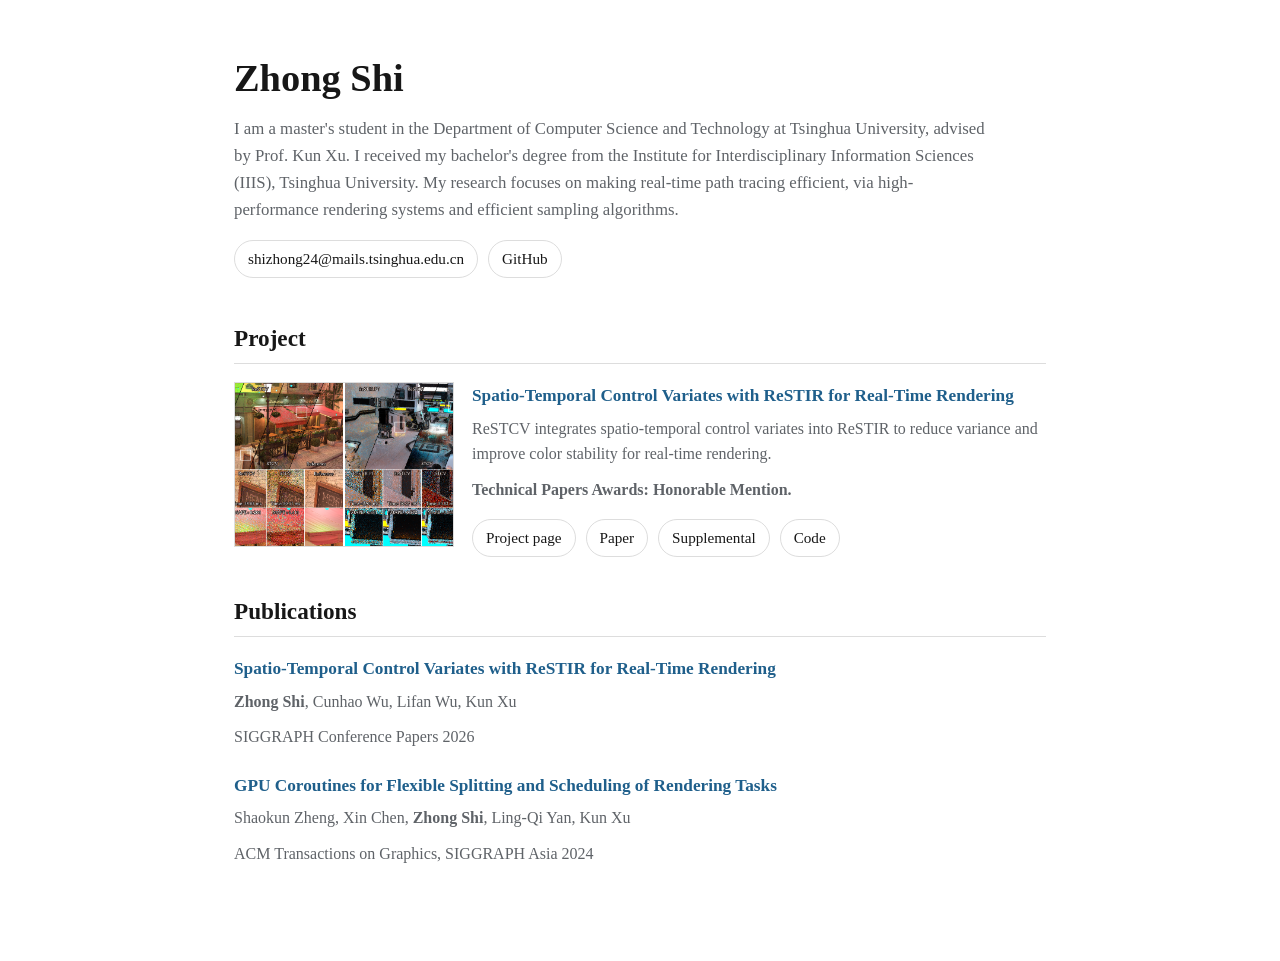
<file: index.html>
<!DOCTYPE html>
<html lang="en">
<head>
  <meta charset="utf-8">
  <meta name="viewport" content="width=device-width, initial-scale=1">
  <meta name="description" content="Personal homepage for Zhong Shi, a computer graphics researcher working on real-time rendering and GPU rendering systems.">
  <title>Zhong Shi</title>
  <link rel="stylesheet" href="styles.css">
</head>
<body>
  <main class="page">
    <header class="intro">
      <h1>Zhong Shi</h1>
      <p>
        I am a master's student in the Department of Computer Science and Technology at
        Tsinghua University, advised by Prof. Kun Xu. I received my bachelor's degree from
        the Institute for Interdisciplinary Information Sciences (IIIS), Tsinghua University.
        My research focuses on making real-time path tracing efficient, via high-performance
        rendering systems and efficient sampling algorithms.
      </p>
      <div class="buttons">
        <a href="mailto:shizhong24@mails.tsinghua.edu.cn">shizhong24@mails.tsinghua.edu.cn</a>
        <a href="https://github.com/Hercier">GitHub</a>
      </div>
    </header>

    <section class="section">
      <h2>Project</h2>
      <article class="project">
        <a class="teaser" href="restcv.html">
          <img src="restcv/assets/images/teaser.png" alt="ReSTCV teaser showing cleaner real-time rendering results.">
        </a>
        <div>
          <h3><a href="restcv.html">Spatio-Temporal Control Variates with ReSTIR for Real-Time Rendering</a></h3>
          <p>
            ReSTCV integrates spatio-temporal control variates into ReSTIR to reduce variance
            and improve color stability for real-time rendering.
          </p>
          <p><strong>Technical Papers Awards: Honorable Mention.</strong></p>
          <div class="links">
            <a href="restcv.html">Project page</a>
            <a href="restcv/assets/pdfs/paper.pdf">Paper</a>
            <a href="restcv/assets/pdfs/supplemental.pdf">Supplemental</a>
            <a href="https://github.com/Hercier/ReSTCV">Code</a>
          </div>
        </div>
      </article>
    </section>

    <section class="section">
      <h2>Publications</h2>
      <article class="publication">
        <h3><a href="restcv.html">Spatio-Temporal Control Variates with ReSTIR for Real-Time Rendering</a></h3>
        <p><strong>Zhong Shi</strong>, Cunhao Wu, Lifan Wu, Kun Xu</p>
        <p>SIGGRAPH Conference Papers 2026</p>
      </article>

      <article class="publication">
        <h3><a href="https://dl.acm.org/doi/10.1145/3687766">GPU Coroutines for Flexible Splitting and Scheduling of Rendering Tasks</a></h3>
        <p>Shaokun Zheng, Xin Chen, <strong>Zhong Shi</strong>, Ling-Qi Yan, Kun Xu</p>
        <p>ACM Transactions on Graphics, SIGGRAPH Asia 2024</p>
      </article>
    </section>
  </main>
</body>
</html>
</file>
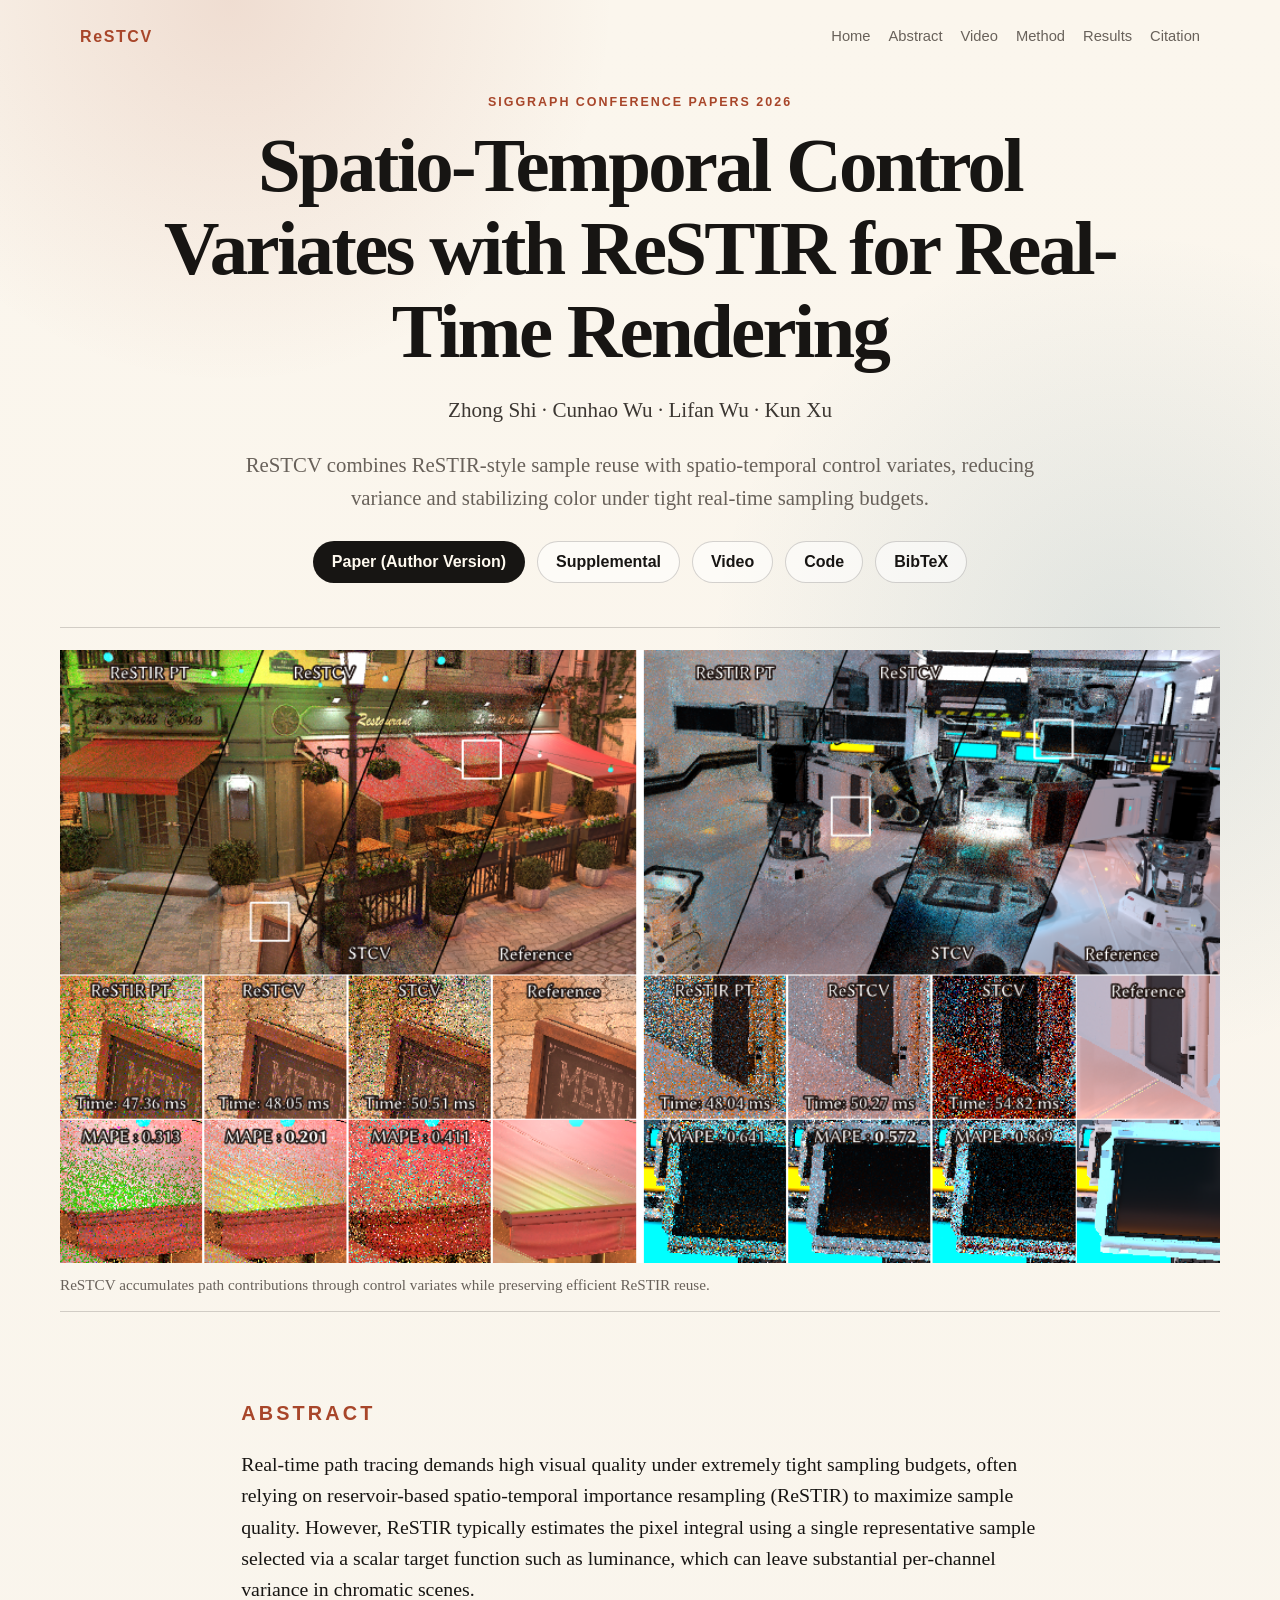
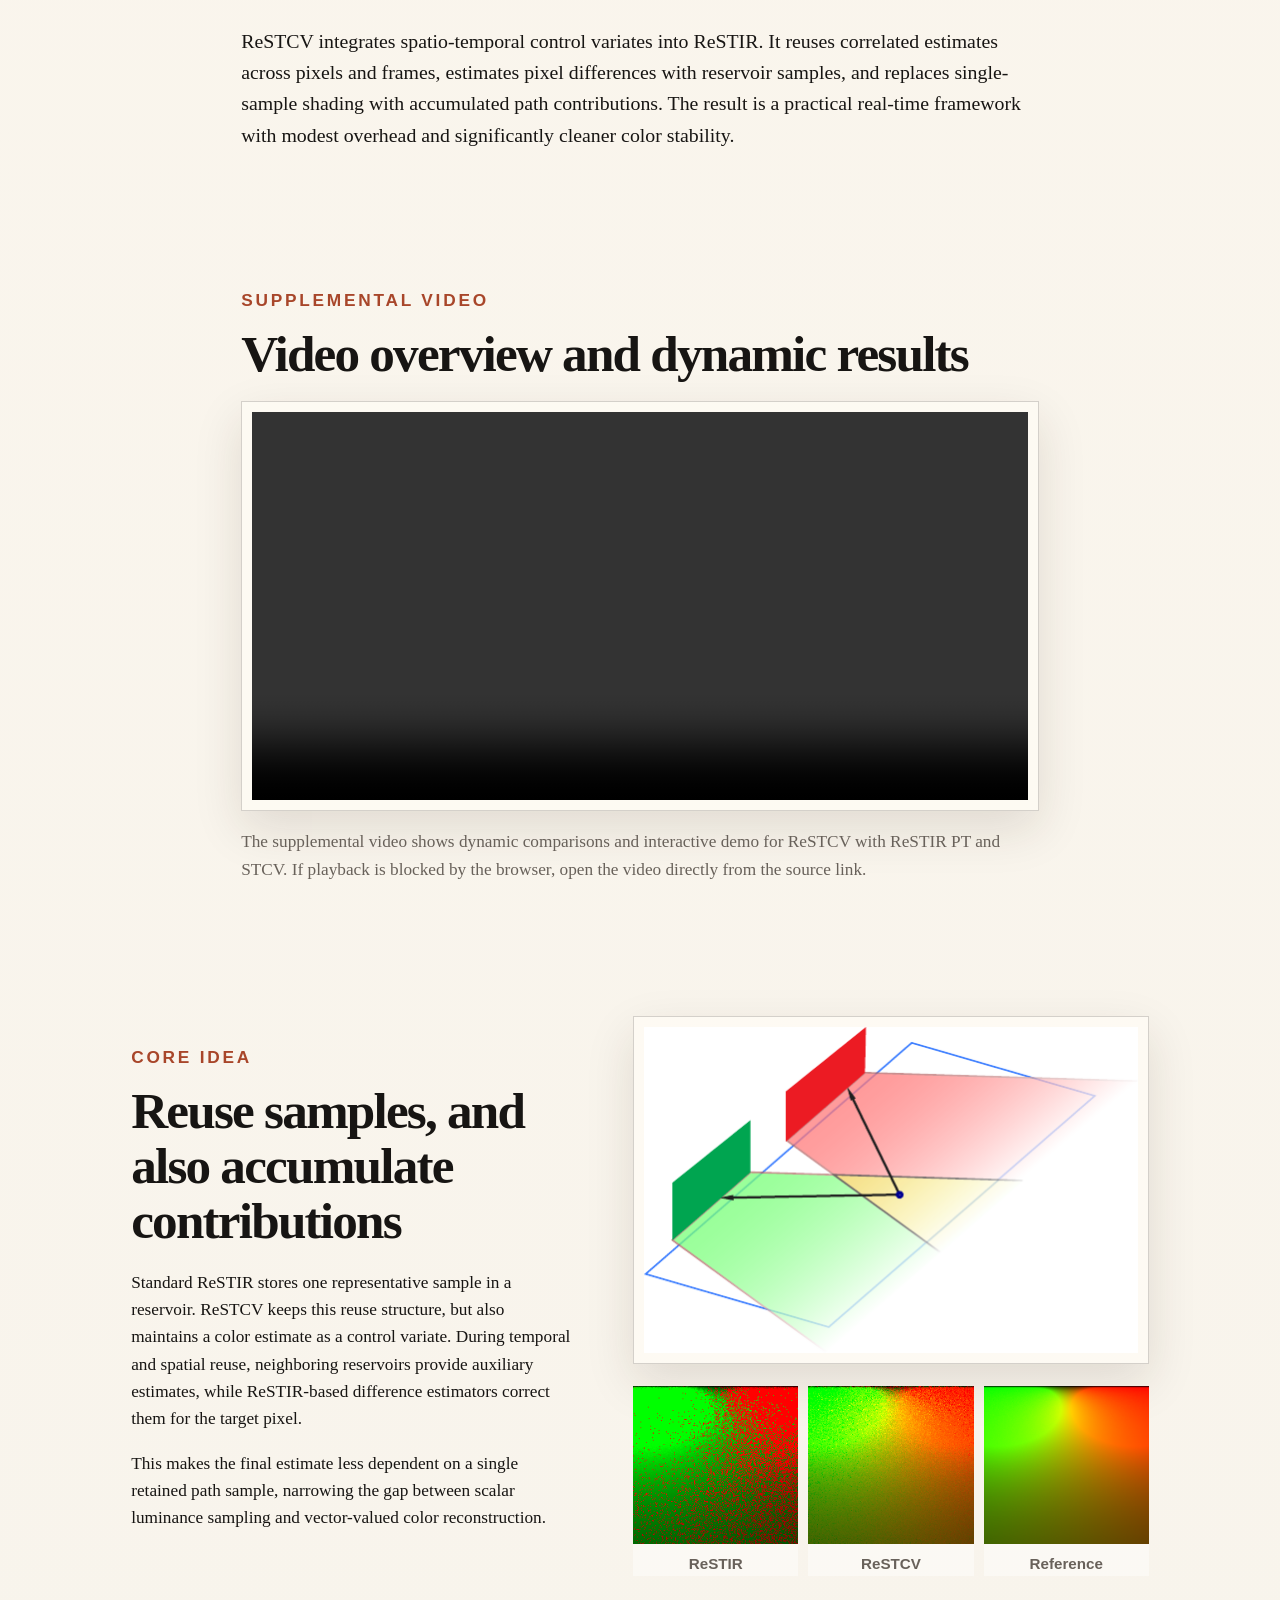
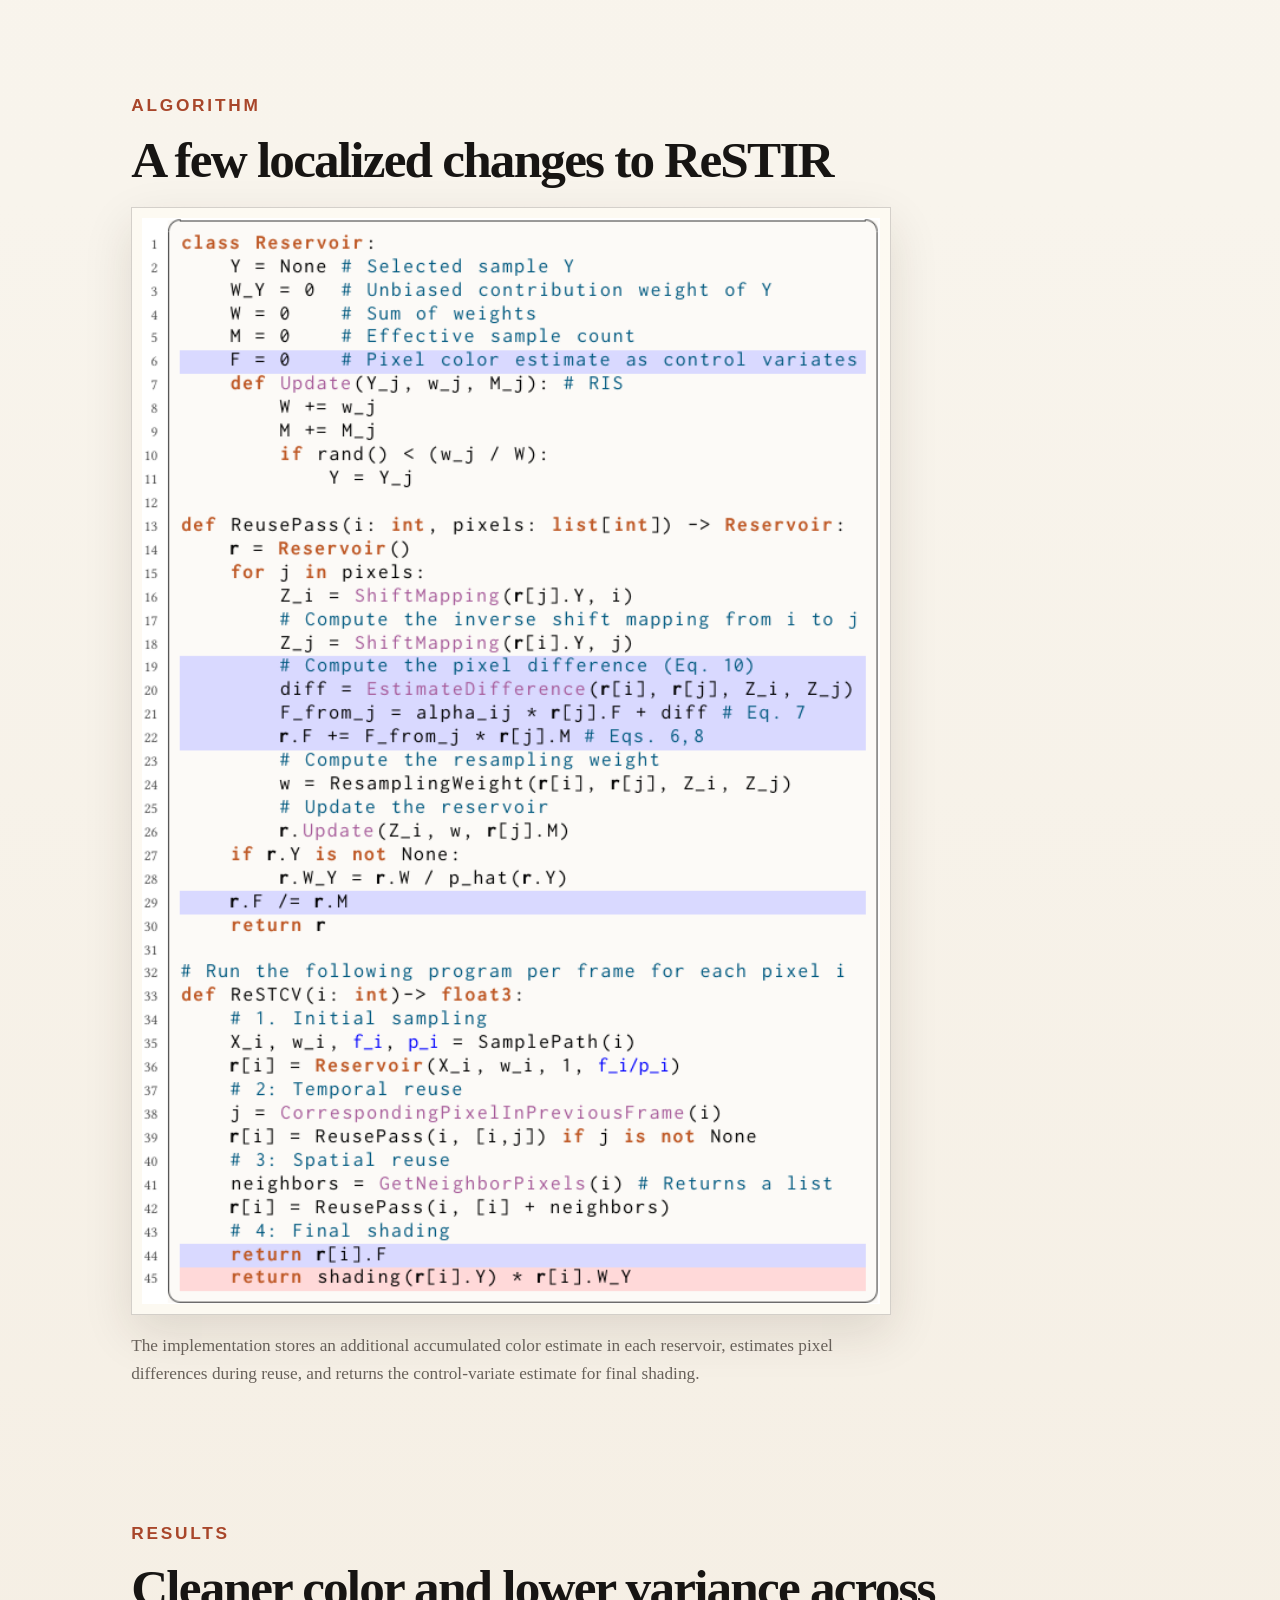
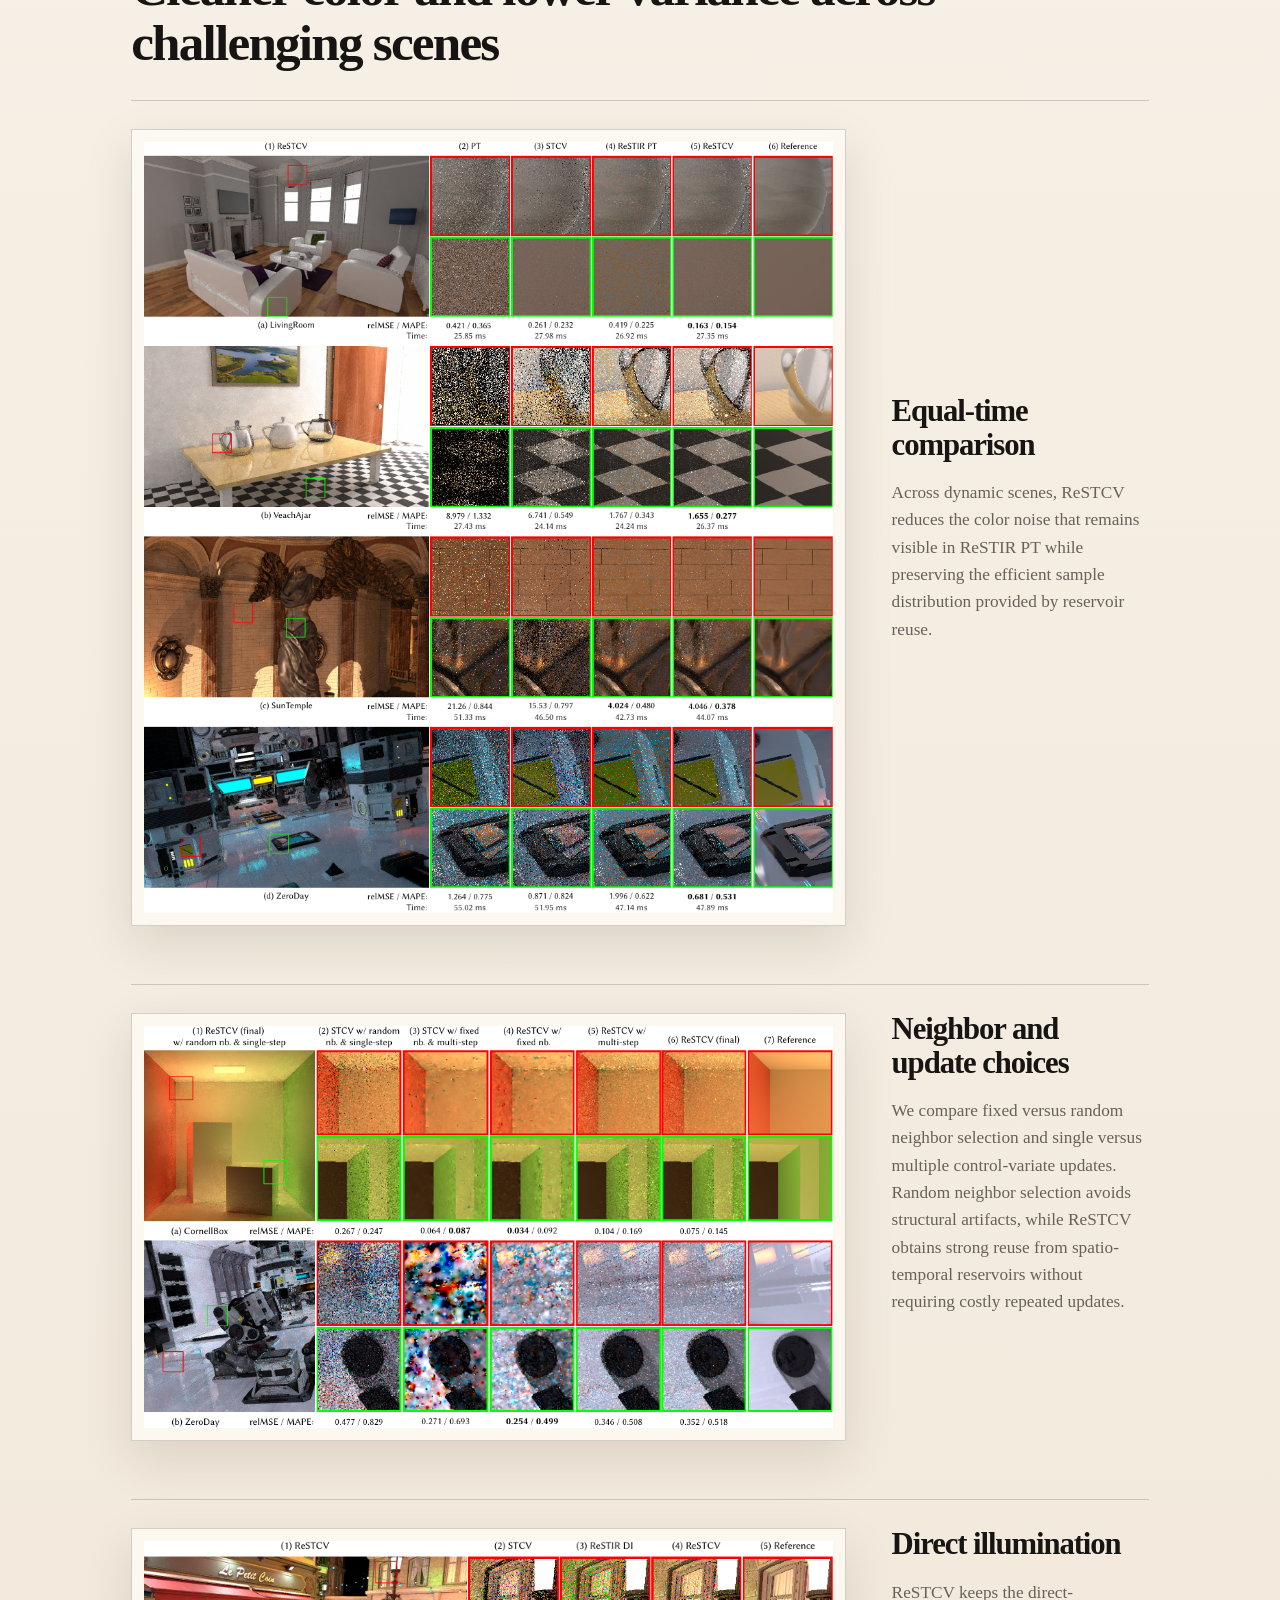
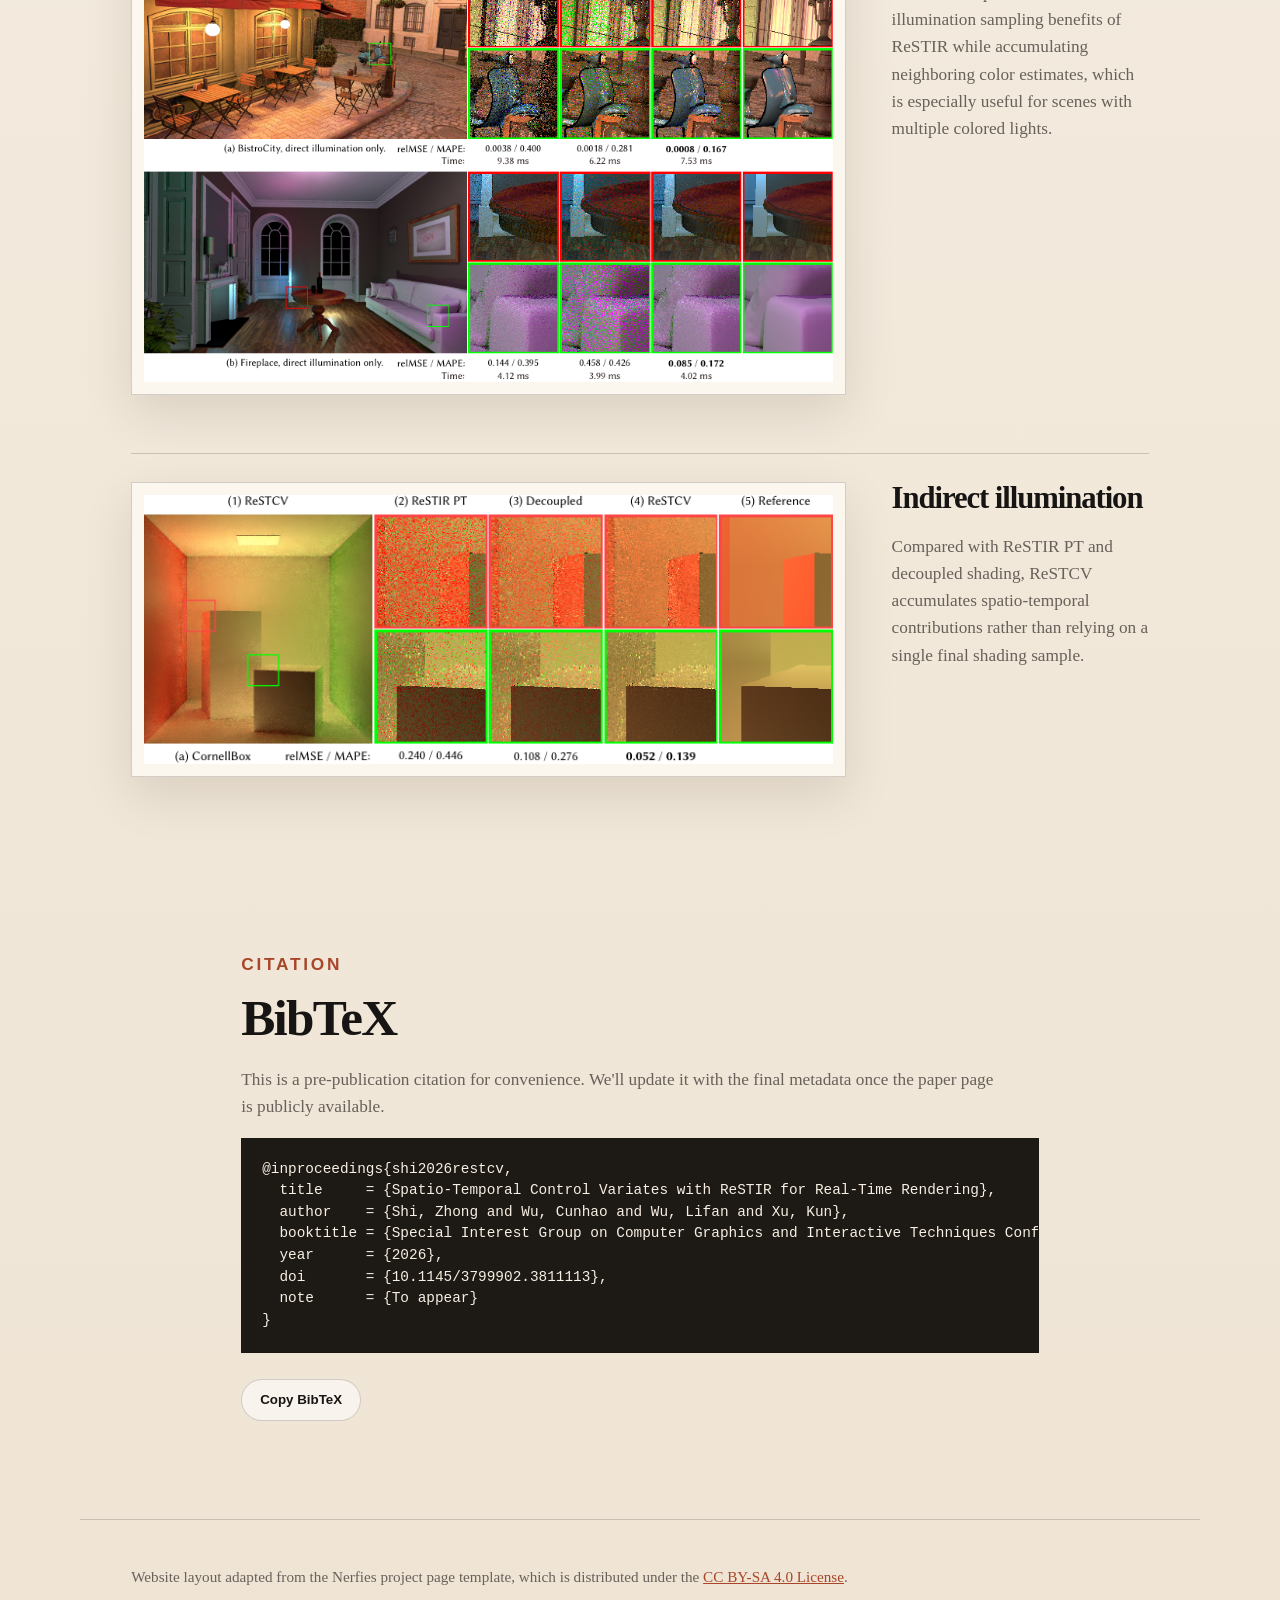
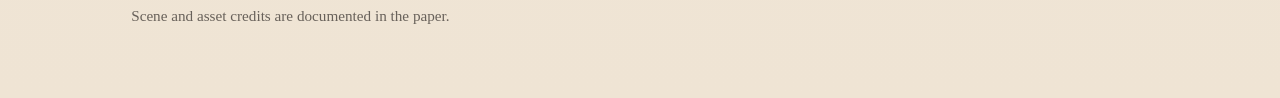
<file: restcv/index.html>
<!DOCTYPE html>
<html lang="en">
<head>
  <meta charset="utf-8">
  <meta name="viewport" content="width=device-width, initial-scale=1">
  <meta name="description" content="Project page for Spatio-Temporal Control Variates with ReSTIR for Real-Time Rendering.">
  <title>ReSTCV: Spatio-Temporal Control Variates with ReSTIR</title>
  <link rel="stylesheet" href="styles.css">
</head>
<body>
  <header class="hero">
    <nav class="nav">
      <a class="brand" href="#">ReSTCV</a>
      <div class="nav-links">
        <a href="../">Home</a>
        <a href="#abstract">Abstract</a>
        <a href="#video">Video</a>
        <a href="#method">Method</a>
        <a href="#results">Results</a>
        <a href="#citation">Citation</a>
      </div>
    </nav>

    <section class="hero-intro">
      <div class="hero-copy">
        <p class="venue">SIGGRAPH Conference Papers 2026</p>
        <h1>Spatio-Temporal Control Variates with ReSTIR for Real-Time Rendering</h1>
        <p class="authors">
          Zhong Shi · Cunhao Wu · Lifan Wu · Kun Xu
        </p>
        <p class="subtitle">
          ReSTCV combines ReSTIR-style sample reuse with spatio-temporal control variates,
          reducing variance and stabilizing color under tight real-time sampling budgets.
        </p>
        <div class="actions">
          <a class="button primary" href="assets/pdfs/paper.pdf">Paper (Author Version)</a>
          <a class="button" href="assets/pdfs/supplemental.pdf">Supplemental</a>
          <a class="button" href="#video">Video</a>
          <a class="button" href="https://github.com/Hercier/ReSTCV">Code</a>
          <a class="button" href="#citation">BibTeX</a>
        </div>
      </div>
    </section>

    <figure class="teaser-figure">
      <img src="assets/images/teaser.png" alt="Visual comparison showing ReSTIR PT, ReSTCV, and reference renderings.">
      <figcaption>
        ReSTCV accumulates path contributions through control variates while preserving efficient ReSTIR reuse.
      </figcaption>
    </figure>
  </header>

  <main>
    <section id="abstract" class="section narrow">
      <p class="eyebrow">Abstract</p>
      <!-- <h2>Abstract</h2> -->
      <p>
        Real-time path tracing demands high visual quality under extremely tight sampling budgets,
        often relying on reservoir-based spatio-temporal importance resampling (ReSTIR) to maximize
        sample quality. However, ReSTIR typically estimates the pixel integral using a single
        representative sample selected via a scalar target function such as luminance, which can
        leave substantial per-channel variance in chromatic scenes.
      </p>
      <p>
        ReSTCV integrates spatio-temporal control variates into ReSTIR. It reuses correlated
        estimates across pixels and frames, estimates pixel differences with reservoir samples, and
        replaces single-sample shading with accumulated path contributions. The result is a practical
        real-time framework with modest overhead and significantly cleaner color stability.
      </p>
    </section>

    <section id="video" class="section narrow">
      <p class="eyebrow">Supplemental Video</p>
      <h2>Video overview and dynamic results</h2>
      <div class="video-card">
        <video controls preload="metadata">
          <source src="https://cloud.tsinghua.edu.cn/seafhttp/files/9b5cab7c-2112-4d13-a254-a36911f30bc3/supplemental.mp4" type="video/mp4">
          Your browser does not support embedded video. You can
          <a href="https://cloud.tsinghua.edu.cn/seafhttp/files/9b5cab7c-2112-4d13-a254-a36911f30bc3/supplemental.mp4">download the supplemental video</a>.
        </video>
      </div>
      <p class="note">
        The supplemental video shows dynamic comparisons and interactive demo for ReSTCV with ReSTIR PT and STCV.
        If playback is blocked by the browser, open the video directly from the source link.
      </p>
    </section>

    <section id="method" class="section split">
      <div>
        <p class="eyebrow">Core Idea</p>
        <h2>Reuse samples, and also accumulate contributions</h2>
        <p>
          Standard ReSTIR stores one representative sample in a reservoir. ReSTCV keeps this reuse
          structure, but also maintains a color estimate as a control variate. During temporal and
          spatial reuse, neighboring reservoirs provide auxiliary estimates, while ReSTIR-based
          difference estimators correct them for the target pixel.
        </p>
        <p>
          This makes the final estimate less dependent on a single retained path sample, narrowing
          the gap between scalar luminance sampling and vector-valued color reconstruction.
        </p>
      </div>
      <div class="core-visuals">
        <figure class="card">
          <img src="assets/images/motivation.png" alt="Motivation figure illustrating sample reuse and color distribution effects.">
        </figure>
        <div class="triptych core-triptych">
          <figure>
            <img src="assets/images/twolights_restir.png" alt="Two-light scene rendered with ReSTIR.">
            <figcaption>ReSTIR</figcaption>
          </figure>
          <figure>
            <img src="assets/images/twolights_ours.png" alt="Two-light scene rendered with ReSTCV.">
            <figcaption>ReSTCV</figcaption>
          </figure>
          <figure>
            <img src="assets/images/twolights_reference.png" alt="Two-light reference image.">
            <figcaption>Reference</figcaption>
          </figure>
        </div>
      </div>
    </section>

    <section class="section">
      <p class="eyebrow">Algorithm</p>
      <h2>A few localized changes to ReSTIR</h2>
      <div class="algorithm-card">
        <img src="assets/images/algorithm.png" alt="Pseudocode of the ReSTCV algorithm.">
      </div>
      <p class="note">
        The implementation stores an additional accumulated color estimate in each reservoir,
        estimates pixel differences during reuse, and returns the control-variate estimate for final shading.
      </p>
    </section>

    <section id="results" class="section">
      <p class="eyebrow">Results</p>
      <h2>Cleaner color and lower variance across challenging scenes</h2>

      <article class="result-row featured-result">
        <figure class="result-figure tall-result">
          <img src="assets/images/results_compare.png" alt="Equal-time visual comparison across rendering methods.">
        </figure>
        <div class="side-caption">
          <h3>Equal-time comparison</h3>
          <p>
            Across dynamic scenes, ReSTCV reduces the color noise that remains visible in ReSTIR PT
            while preserving the efficient sample distribution provided by reservoir reuse.
          </p>
        </div>
      </article>

      <article class="result-row">
        <figure class="result-figure">
          <img src="assets/images/cv_ablation.png" alt="Ablation study comparing fixed and random neighbors with single and multiple updates.">
        </figure>
        <div class="side-caption">
          <h3>Neighbor and update choices</h3>
          <p>
            We compare fixed versus random neighbor selection and single versus multiple control-variate
            updates. Random neighbor selection avoids structural artifacts, while ReSTCV obtains strong
            reuse from spatio-temporal reservoirs without requiring costly repeated updates.
          </p>
        </div>
      </article>

      <article class="result-row">
        <figure class="result-figure">
          <img src="assets/images/direct_illumination.png" alt="Direct illumination comparison.">
        </figure>
        <div class="side-caption">
          <h3>Direct illumination</h3>
          <p>
            ReSTCV keeps the direct-illumination sampling benefits of ReSTIR while accumulating
            neighboring color estimates, which is especially useful for scenes with multiple colored lights.
          </p>
        </div>
      </article>

      <article class="result-row">
        <figure class="result-figure">
          <img src="assets/images/gi_compare.png" alt="Global illumination comparison.">
        </figure>
        <div class="side-caption">
          <h3>Indirect illumination</h3>
          <p>
            Compared with ReSTIR PT and decoupled shading, ReSTCV accumulates spatio-temporal
            contributions rather than relying on a single final shading sample.
          </p>
        </div>
        <!-- <figure class="result-figure">
          <img src="assets/images/convergence.png" alt="RMSE convergence chart.">
          <figcaption>RMSE convergence under equal-time rendering.</figcaption>
        </figure>
        <figure class="result-figure coefficient">
          <div class="mini-triptych">
            <img src="assets/images/coef_reference.png" alt="Reference crop.">
            <img src="assets/images/coef_ratio.png" alt="Reflectance-ratio coefficient crop.">
            <img src="assets/images/coef_constant.png" alt="Constant coefficient crop.">
          </div>
          <figcaption>Coefficient choice affects color stability in difference estimation.</figcaption>
        </figure> -->
      </article>
    </section>

    <section id="citation" class="section narrow">
      <p class="eyebrow">Citation</p>
      <h2>BibTeX</h2>
      <p class="note">
        This is a pre-publication citation for convenience. We'll update it with the final metadata once the paper page is publicly available.
      </p>
      <pre class="bibtex"><code id="bibtex">@inproceedings{shi2026restcv,
  title     = {Spatio-Temporal Control Variates with ReSTIR for Real-Time Rendering},
  author    = {Shi, Zhong and Wu, Cunhao and Wu, Lifan and Xu, Kun},
  booktitle = {Special Interest Group on Computer Graphics and Interactive Techniques Conference Conference Papers (SIGGRAPH Conference Papers '26)},
  year      = {2026},
  doi       = {10.1145/3799902.3811113},
  note      = {To appear}
}</code></pre>
      <button class="button copy" type="button" data-copy-target="bibtex">Copy BibTeX</button>
    </section>
  </main>

  <footer class="footer">
    <p>
      Website layout adapted from the Nerfies project page template, which is distributed under
      the <a href="https://creativecommons.org/licenses/by-sa/4.0/">CC BY-SA 4.0 License</a>.
    </p>
    <p>
      Scene and asset credits are documented in the paper.
    </p>
  </footer>

  <script src="script.js"></script>
</body>
</html>
</file>
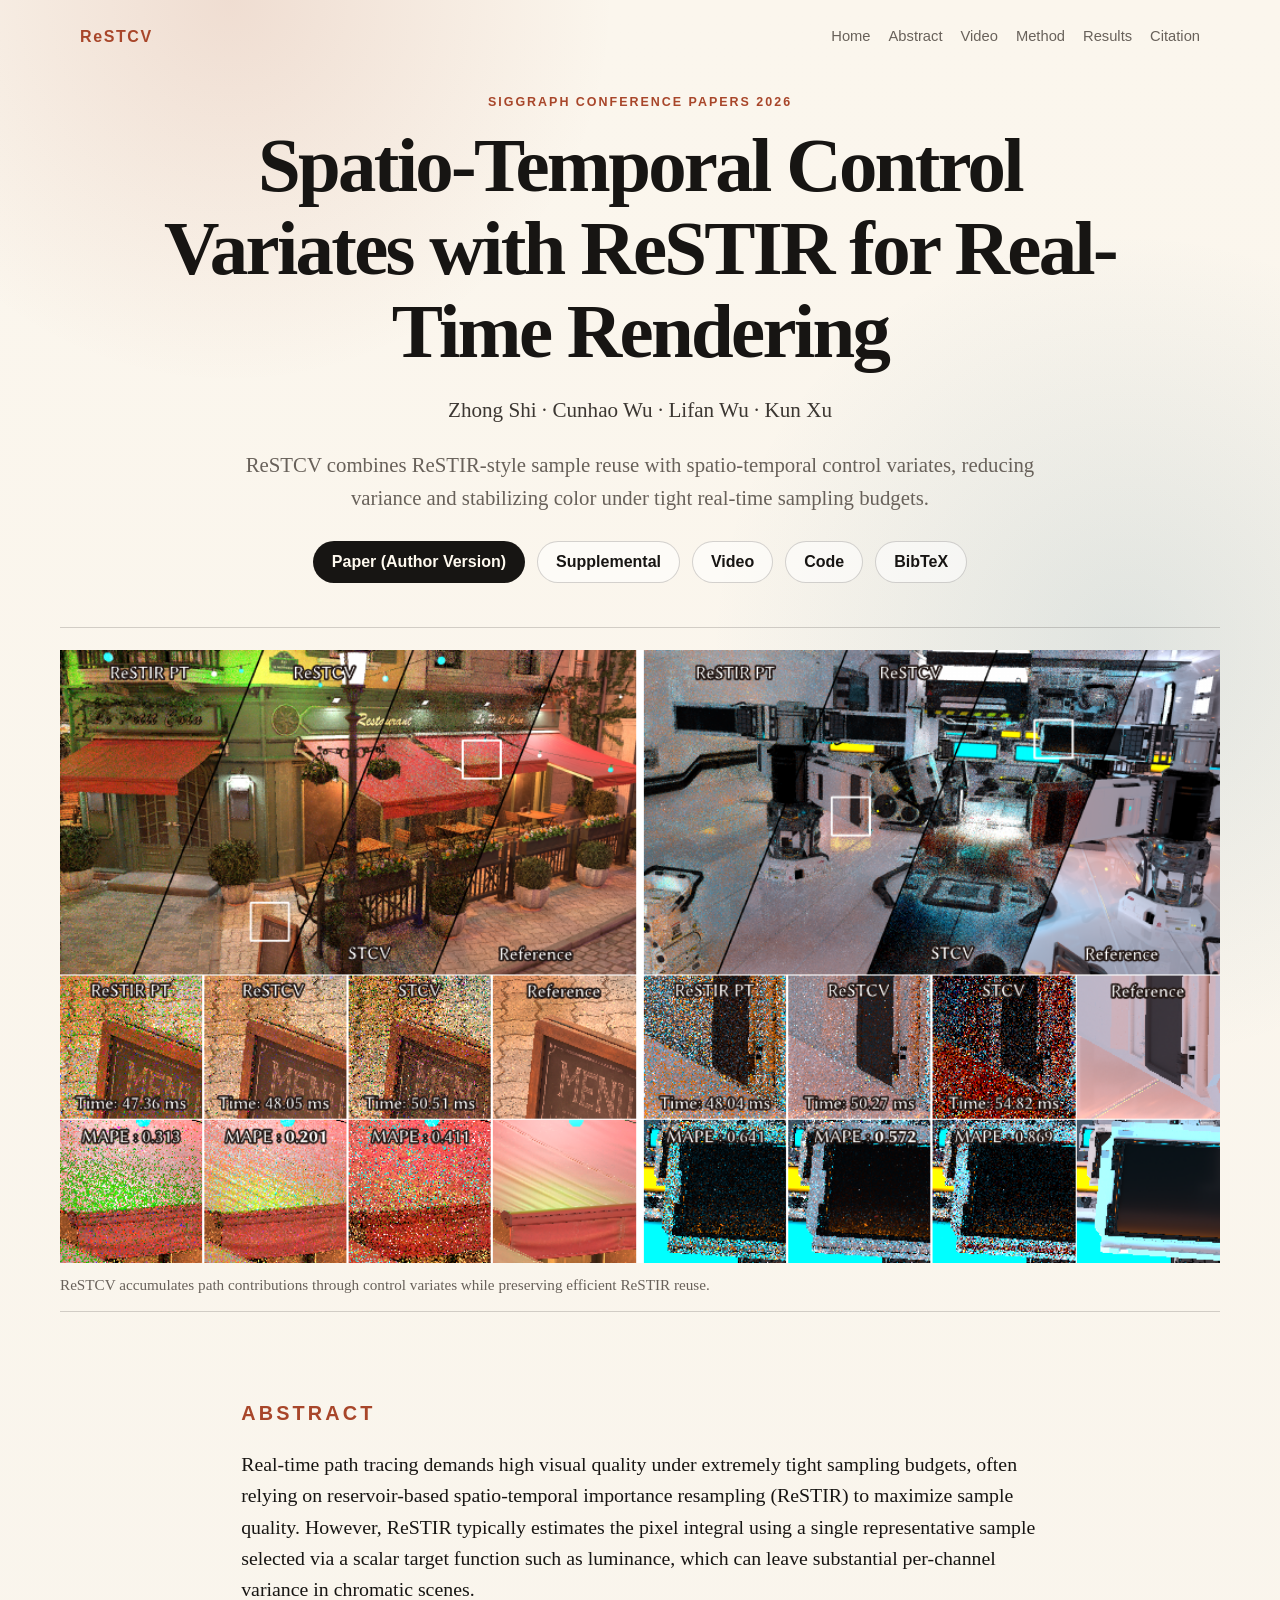
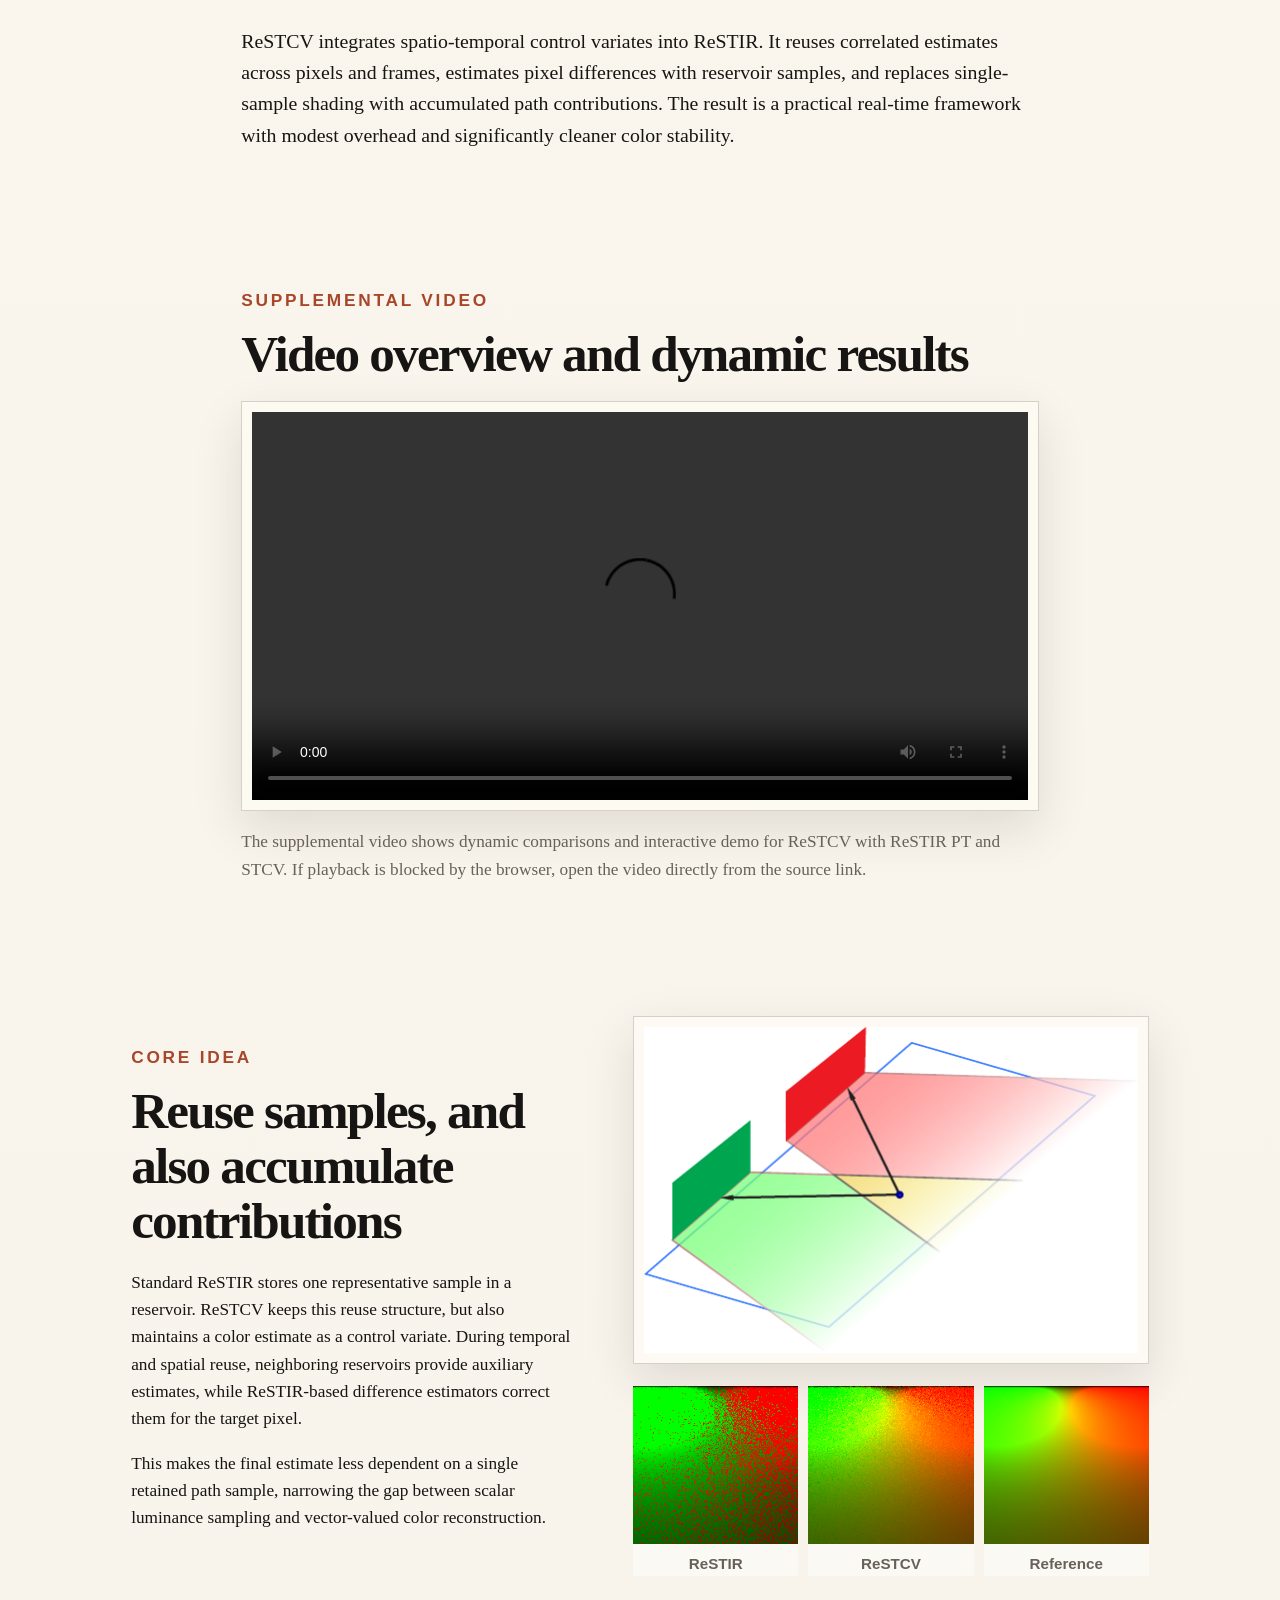
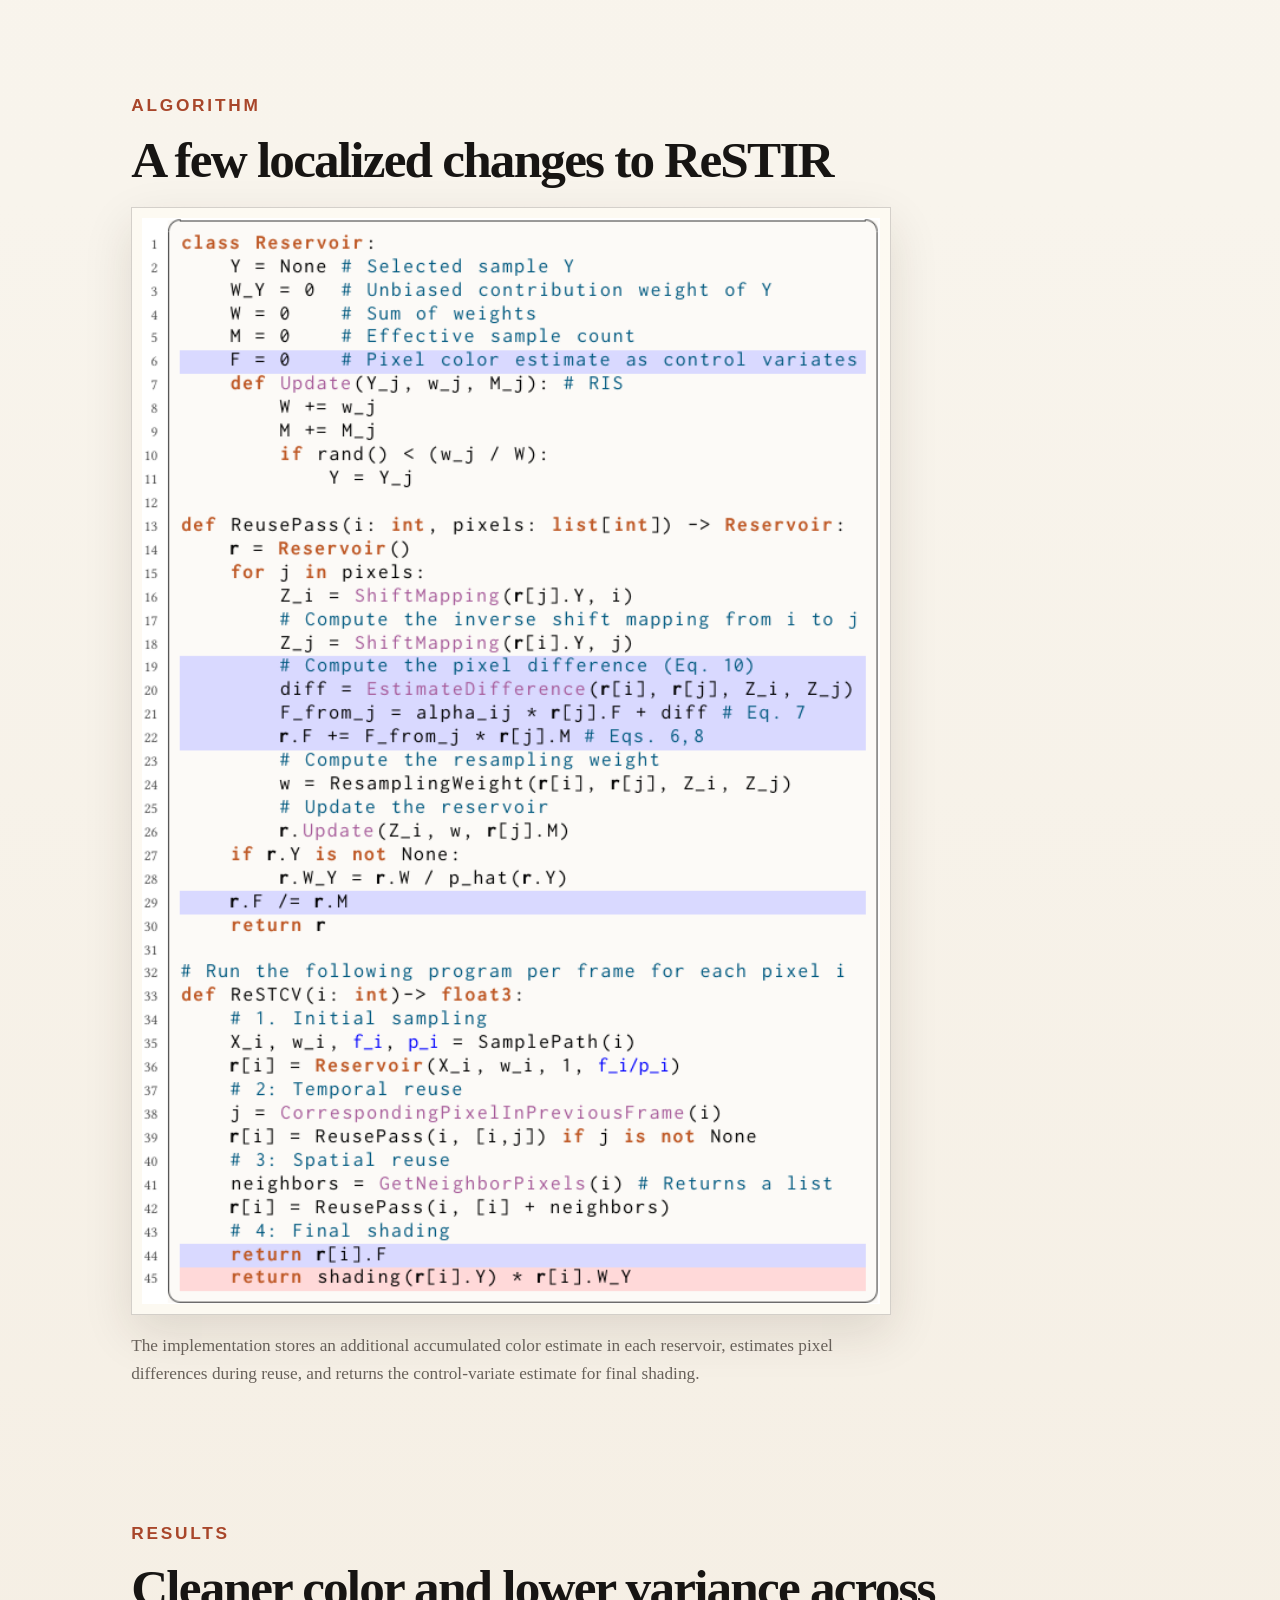
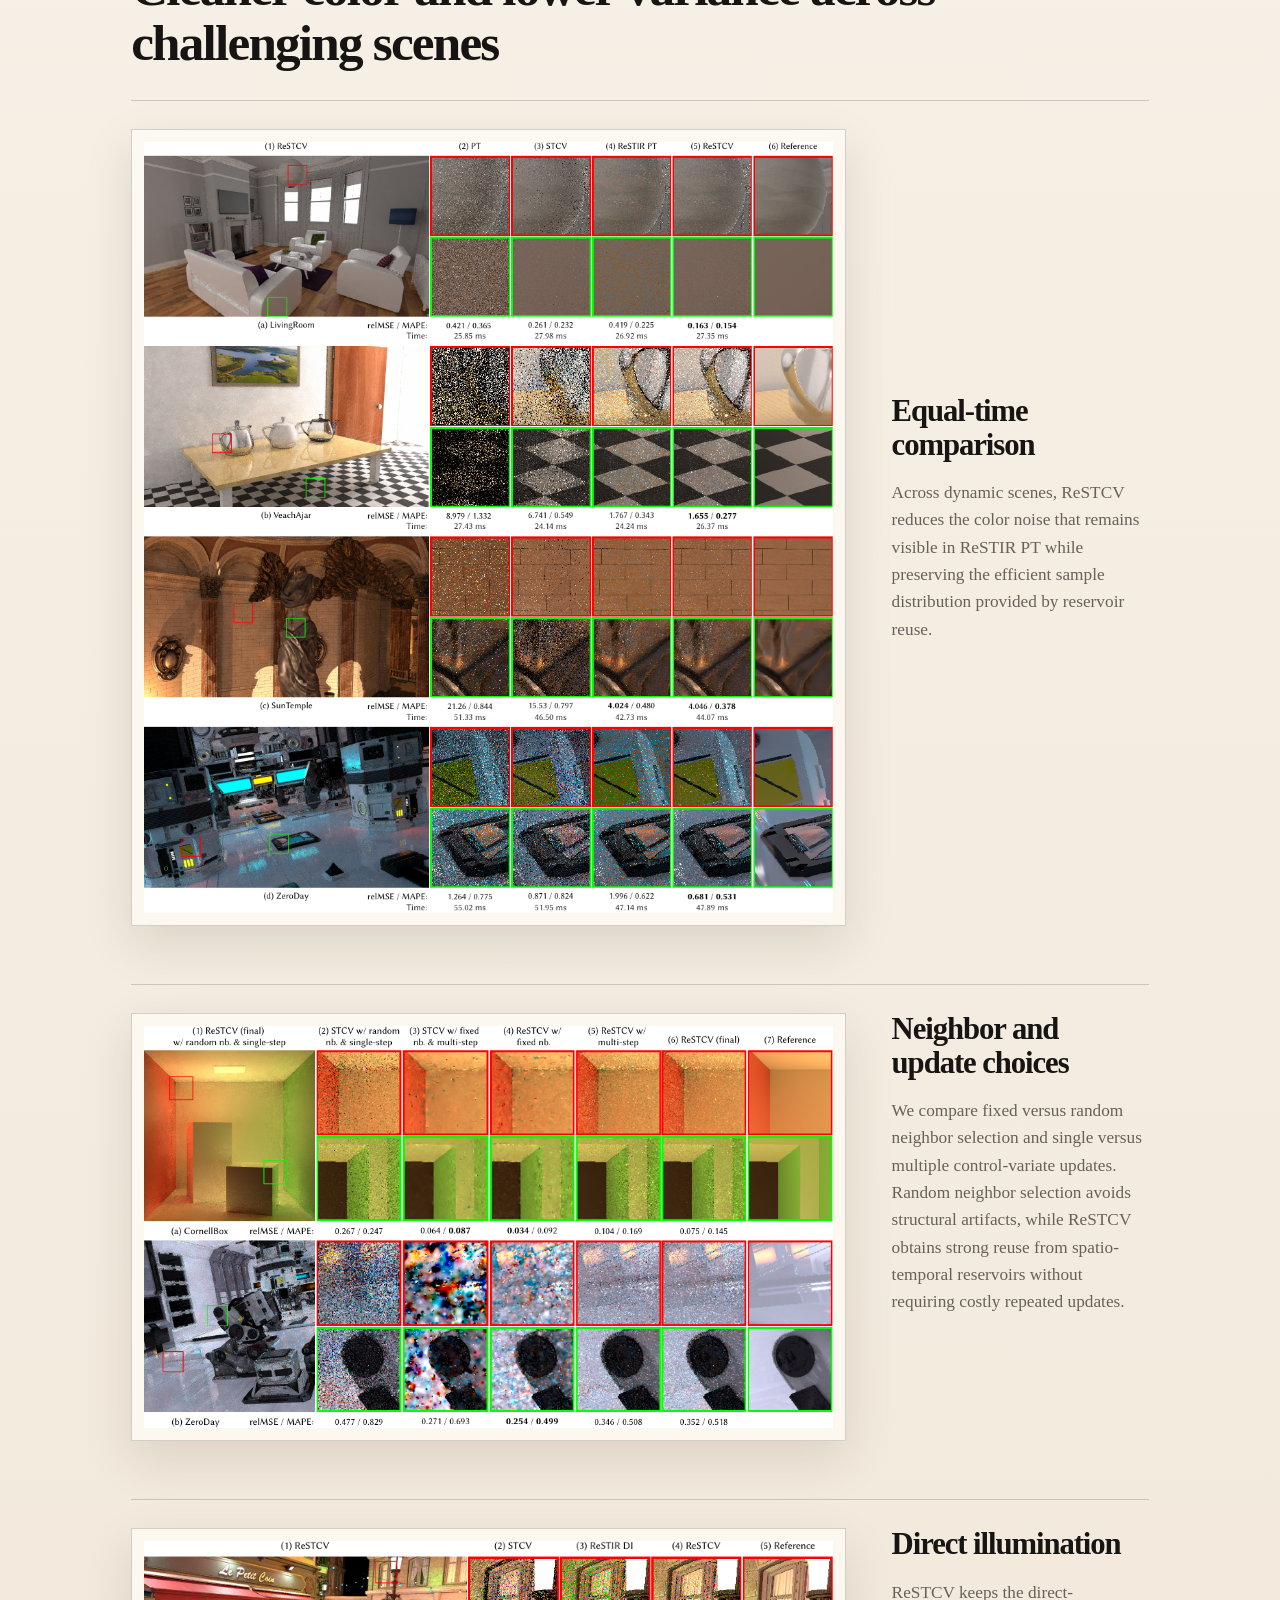
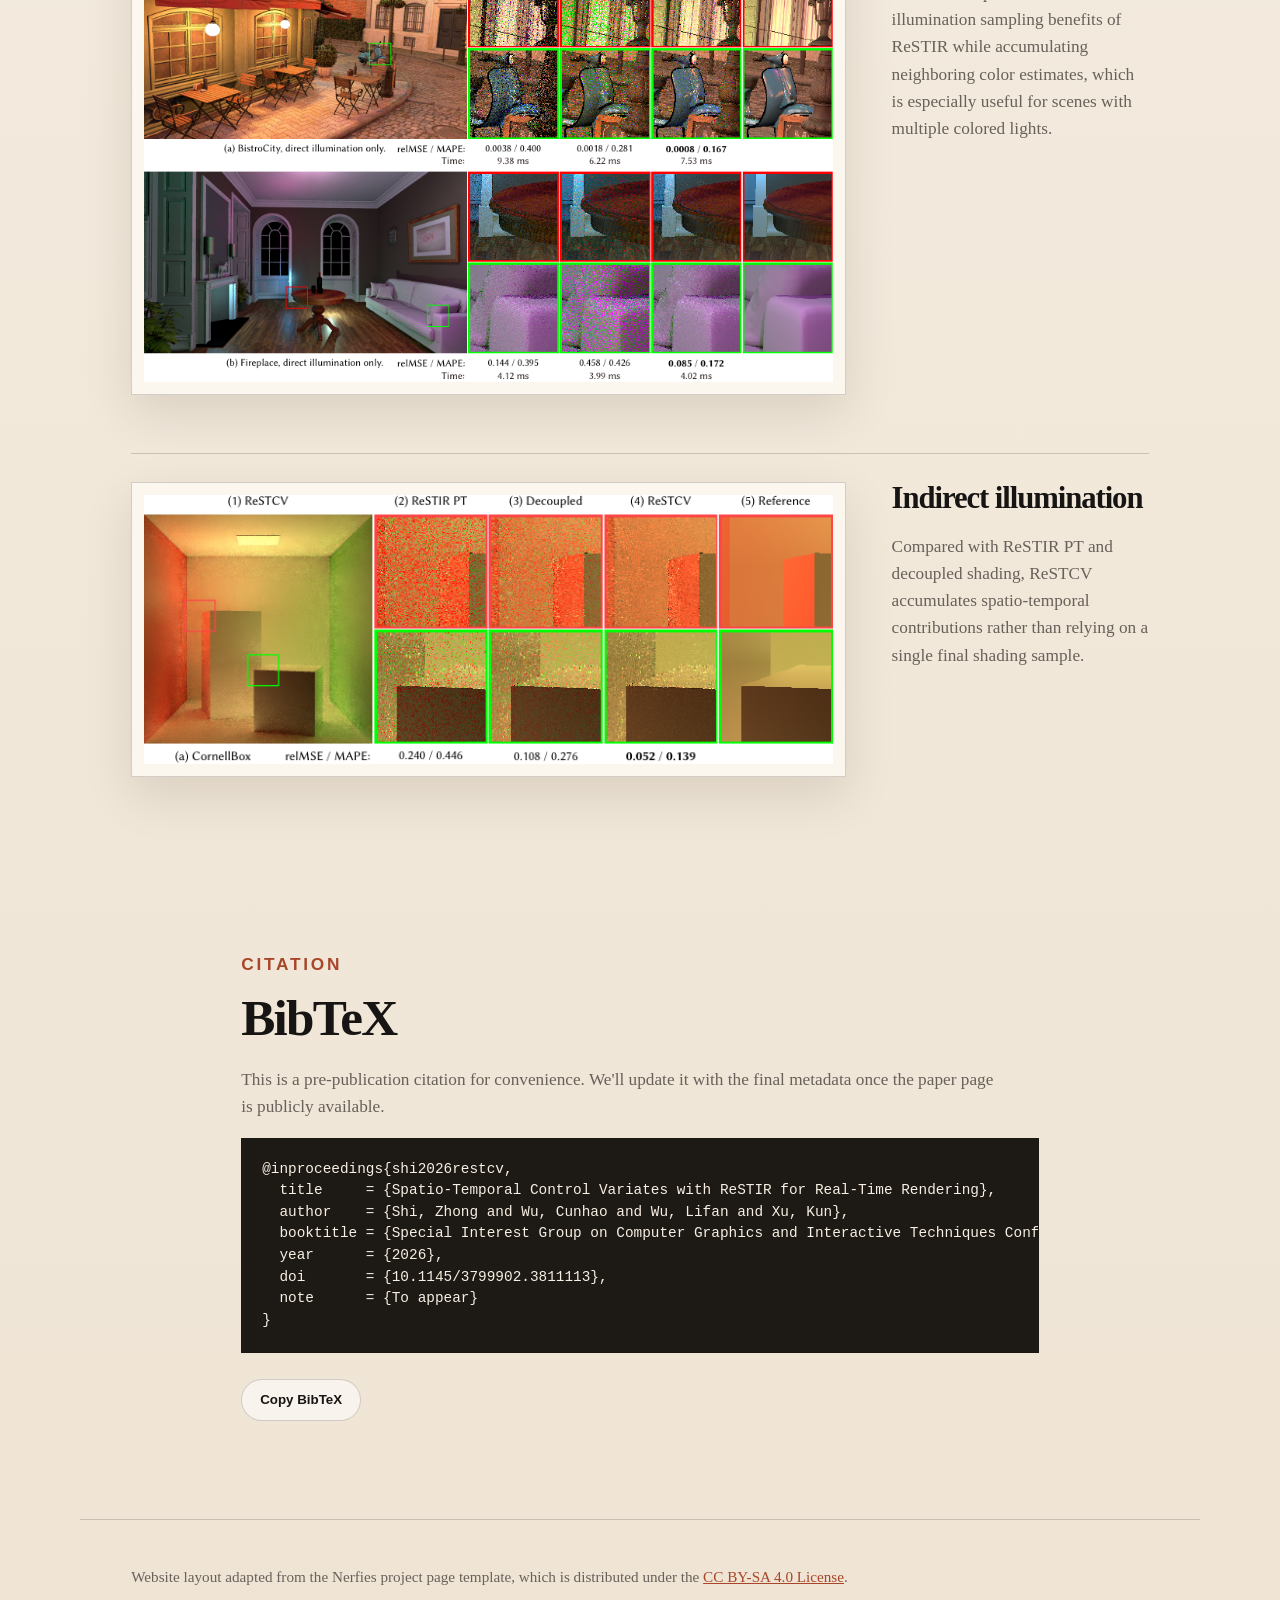
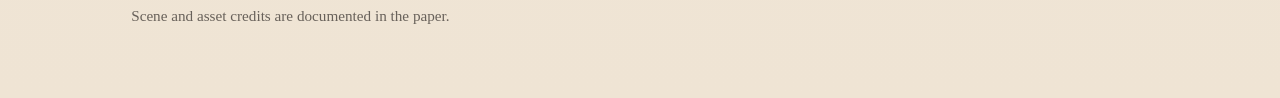
<file: restcv.html>
<!DOCTYPE html>
<html lang="en">
<head>
  <meta charset="utf-8">
  <meta name="viewport" content="width=device-width, initial-scale=1">
  <meta http-equiv="refresh" content="0; url=restcv/">
  <link rel="canonical" href="restcv/">
  <title>ReSTCV Project</title>
</head>
<body>
  <p>Redirecting to <a href="restcv/">the ReSTCV project page</a>.</p>
</body>
</html>
</file>
<file: styles.css>
:root {
  --ink: #171717;
  --muted: #5f6368;
  --line: #dddddd;
  --link: #1f5f8b;
  --bg: #ffffff;
}

* {
  box-sizing: border-box;
}

body {
  margin: 0;
  color: var(--ink);
  background: var(--bg);
  font-family: Georgia, "Times New Roman", serif;
  line-height: 1.6;
}

a {
  color: var(--link);
  text-decoration: none;
}

a:hover {
  text-decoration: underline;
}

.page {
  max-width: 860px;
  margin: 0 auto;
  padding: 56px 24px 72px;
}

.intro {
  margin-bottom: 42px;
}

h1 {
  margin: 0 0 16px;
  font-size: 2.4rem;
  line-height: 1.15;
}

h2 {
  margin: 0 0 18px;
  padding-bottom: 6px;
  border-bottom: 1px solid var(--line);
  font-size: 1.45rem;
}

h3 {
  margin: 0 0 6px;
  font-size: 1.08rem;
}

p {
  margin: 0 0 10px;
}

.intro p {
  max-width: 760px;
  color: var(--muted);
  font-size: 1.05rem;
}

.buttons,
.links {
  display: flex;
  flex-wrap: wrap;
  gap: 10px;
  margin-top: 16px;
}

.buttons a,
.links a {
  display: inline-block;
  padding: 6px 13px;
  border: 1px solid var(--line);
  border-radius: 999px;
  color: var(--ink);
  font-size: 0.95rem;
}

.buttons a:hover,
.links a:hover {
  border-color: var(--link);
  color: var(--link);
  text-decoration: none;
}

.section {
  margin-top: 36px;
}

.project,
.publication {
  margin-bottom: 22px;
}

.project {
  display: grid;
  grid-template-columns: 220px minmax(0, 1fr);
  gap: 18px;
  align-items: start;
}

.teaser {
  display: block;
}

.teaser img {
  width: 100%;
  aspect-ratio: 4 / 3;
  object-fit: cover;
  border: 1px solid var(--line);
}

.project p,
.publication p {
  color: var(--muted);
}

@media (max-width: 640px) {
  .page {
    padding: 36px 18px 56px;
  }

  h1 {
    font-size: 2rem;
  }

  .project {
    grid-template-columns: 1fr;
  }
}
</file>
<file: restcv/styles.css>
:root {
  --paper: #f8f4ec;
  --ink: #171513;
  --muted: #68615a;
  --line: rgba(23, 21, 19, 0.18);
  --rust: #a8462a;
  --blue: #1f607f;
  --panel: rgba(255, 252, 246, 0.72);
  --soft: #efe6d8;
  --shadow: 0 18px 46px rgba(49, 34, 20, 0.12);
}

* {
  box-sizing: border-box;
}

html {
  scroll-behavior: smooth;
}

body {
  margin: 0;
  color: var(--ink);
  background:
    radial-gradient(circle at 18% 0%, rgba(168, 70, 42, 0.14), transparent 24rem),
    radial-gradient(circle at 88% 8%, rgba(31, 96, 127, 0.12), transparent 26rem),
    linear-gradient(180deg, #fbf6ed 0%, var(--paper) 42%, #efe4d4 100%);
  font-family: Georgia, "Times New Roman", serif;
  line-height: 1.58;
}

a {
  color: inherit;
}

img {
  display: block;
  max-width: 100%;
}

.hero {
  padding: 24px clamp(18px, 4vw, 56px) 42px;
}

.nav {
  display: flex;
  align-items: center;
  justify-content: space-between;
  gap: 24px;
  max-width: 1120px;
  margin: 0 auto 44px;
  font-family: "Trebuchet MS", Verdana, sans-serif;
}

.brand {
  color: var(--rust);
  font-weight: 800;
  letter-spacing: 0.1em;
  text-decoration: none;
}

.nav-links {
  display: flex;
  flex-wrap: wrap;
  gap: 18px;
  color: var(--muted);
  font-size: 0.92rem;
}

.nav-links a {
  text-decoration: none;
}

.nav-links a:hover {
  color: var(--rust);
}

.hero-intro {
  max-width: 1120px;
  margin: 0 auto;
  text-align: center;
}

.hero-copy {
  display: grid;
  justify-items: center;
}

.venue,
.eyebrow {
  margin: 0 0 12px;
  color: var(--rust);
  font-family: "Trebuchet MS", Verdana, sans-serif;
  font-size: 0.78rem;
  font-weight: 800;
  letter-spacing: 0.16em;
  text-transform: uppercase;
}

h1,
h2,
h3 {
  line-height: 1.08;
  letter-spacing: -0.035em;
}

h1 {
  max-width: 1000px;
  margin: 0;
  font-size: clamp(2.8rem, 6vw, 5.8rem);
}

h2 {
  margin: 0 0 20px;
  font-size: clamp(2rem, 4vw, 3.2rem);
}

h3 {
  margin: 0 0 10px;
  font-size: clamp(1.35rem, 2.4vw, 2rem);
}

.authors {
  margin: 20px 0 0;
  color: #3c3732;
  font-size: clamp(1.08rem, 1.8vw, 1.32rem);
}

.subtitle {
  max-width: 850px;
  margin: 22px 0 26px;
  color: var(--muted);
  font-size: clamp(1.05rem, 1.7vw, 1.3rem);
}

.actions {
  display: flex;
  flex-wrap: wrap;
  justify-content: center;
  gap: 12px;
}

.button {
  display: inline-flex;
  align-items: center;
  justify-content: center;
  min-height: 42px;
  padding: 0 18px;
  border: 1px solid var(--line);
  border-radius: 999px;
  background: rgba(255, 255, 255, 0.55);
  color: var(--ink);
  cursor: pointer;
  font-family: "Trebuchet MS", Verdana, sans-serif;
  font-weight: 700;
  text-decoration: none;
  transition: transform 140ms ease, border-color 140ms ease, background 140ms ease;
}

.button:hover {
  transform: translateY(-1px);
  border-color: rgba(168, 70, 42, 0.5);
  background: #fffaf2;
}

.button.primary {
  border-color: transparent;
  background: var(--ink);
  color: #fffaf0;
}

.teaser-figure {
  max-width: 1160px;
  margin: 44px auto 0;
  border-top: 1px solid var(--line);
  border-bottom: 1px solid var(--line);
  padding: 22px 0 14px;
}

.teaser-figure img {
  width: 100%;
}

figcaption {
  padding: 10px 0 0;
  color: var(--muted);
  font-size: 0.95rem;
}

.section {
  max-width: 1120px;
  margin: 0 auto;
  padding: 58px clamp(18px, 4vw, 56px);
}

.section.narrow {
  max-width: 900px;
}

#abstract {
  padding-top: 44px;
}

#abstract p {
  font-size: clamp(1.08rem, 1.7vw, 1.24rem);
}

.section.split {
  display: grid;
  grid-template-columns: minmax(0, 0.9fr) minmax(320px, 1.05fr);
  gap: clamp(28px, 5vw, 60px);
  align-items: center;
}

.section p {
  font-size: 1.08rem;
}

.card,
.algorithm-card,
.result-figure,
.video-card {
  margin: 0;
  border: 1px solid var(--line);
  background: var(--panel);
  box-shadow: var(--shadow);
}

.card,
.algorithm-card,
.video-card {
  padding: 10px;
}

.card img,
.algorithm-card img,
.result-figure img {
  width: 100%;
}

.video-card video {
  display: block;
  width: 100%;
  background: #161310;
}

.algorithm-card {
  max-width: 760px;
}

.note {
  max-width: 760px;
  color: var(--muted);
}

.core-visuals {
  display: grid;
  gap: 18px;
}

.core-triptych {
  padding-top: 4px;
}

.result-row {
  display: grid;
  grid-template-columns: minmax(0, 1fr) minmax(240px, 0.36fr);
  gap: clamp(22px, 4vw, 46px);
  align-items: start;
  margin: 30px 0;
  padding: 28px 0;
  border-top: 1px solid var(--line);
}

.featured-result {
  align-items: center;
}

.side-caption {
  position: sticky;
  top: 22px;
}

.side-caption p {
  color: var(--muted);
}

.triptych {
  display: grid;
  grid-template-columns: repeat(3, minmax(0, 1fr));
  gap: 10px;
}

.triptych figure {
  margin: 0;
  background: rgba(255, 255, 255, 0.45);
}

.triptych figcaption {
  padding: 8px 0 0;
  font-family: "Trebuchet MS", Verdana, sans-serif;
  font-weight: 800;
  text-align: center;
}

.result-figure {
  padding: 12px;
}

.tall-result {
  max-width: 760px;
}

.result-grid {
  display: grid;
  grid-template-columns: repeat(2, minmax(0, 1fr));
  gap: 22px;
  margin-top: 22px;
}

.mini-triptych {
  display: grid;
  grid-template-columns: repeat(3, minmax(0, 1fr));
  gap: 8px;
}

.coefficient {
  align-self: start;
}

.bibtex {
  overflow-x: auto;
  padding: 20px;
  border: 1px solid var(--line);
  background: #1d1915;
  color: #f7efe3;
  font-size: 0.9rem;
  line-height: 1.5;
}

.copy {
  margin-top: 12px;
}

.footer {
  max-width: 1120px;
  margin: 40px auto 0;
  padding: 30px clamp(18px, 4vw, 56px) 54px;
  border-top: 1px solid var(--line);
  color: var(--muted);
  font-size: 0.95rem;
}

.footer a {
  color: var(--rust);
}

@media (max-width: 860px) {
  .nav {
    align-items: flex-start;
    flex-direction: column;
  }

  .hero-intro {
    text-align: left;
  }

  .hero-copy {
    justify-items: start;
  }

  .actions {
    justify-content: flex-start;
  }

  .section.split,
  .result-block,
  .result-grid,
  .triptych {
    grid-template-columns: 1fr;
  }
}
</file>
